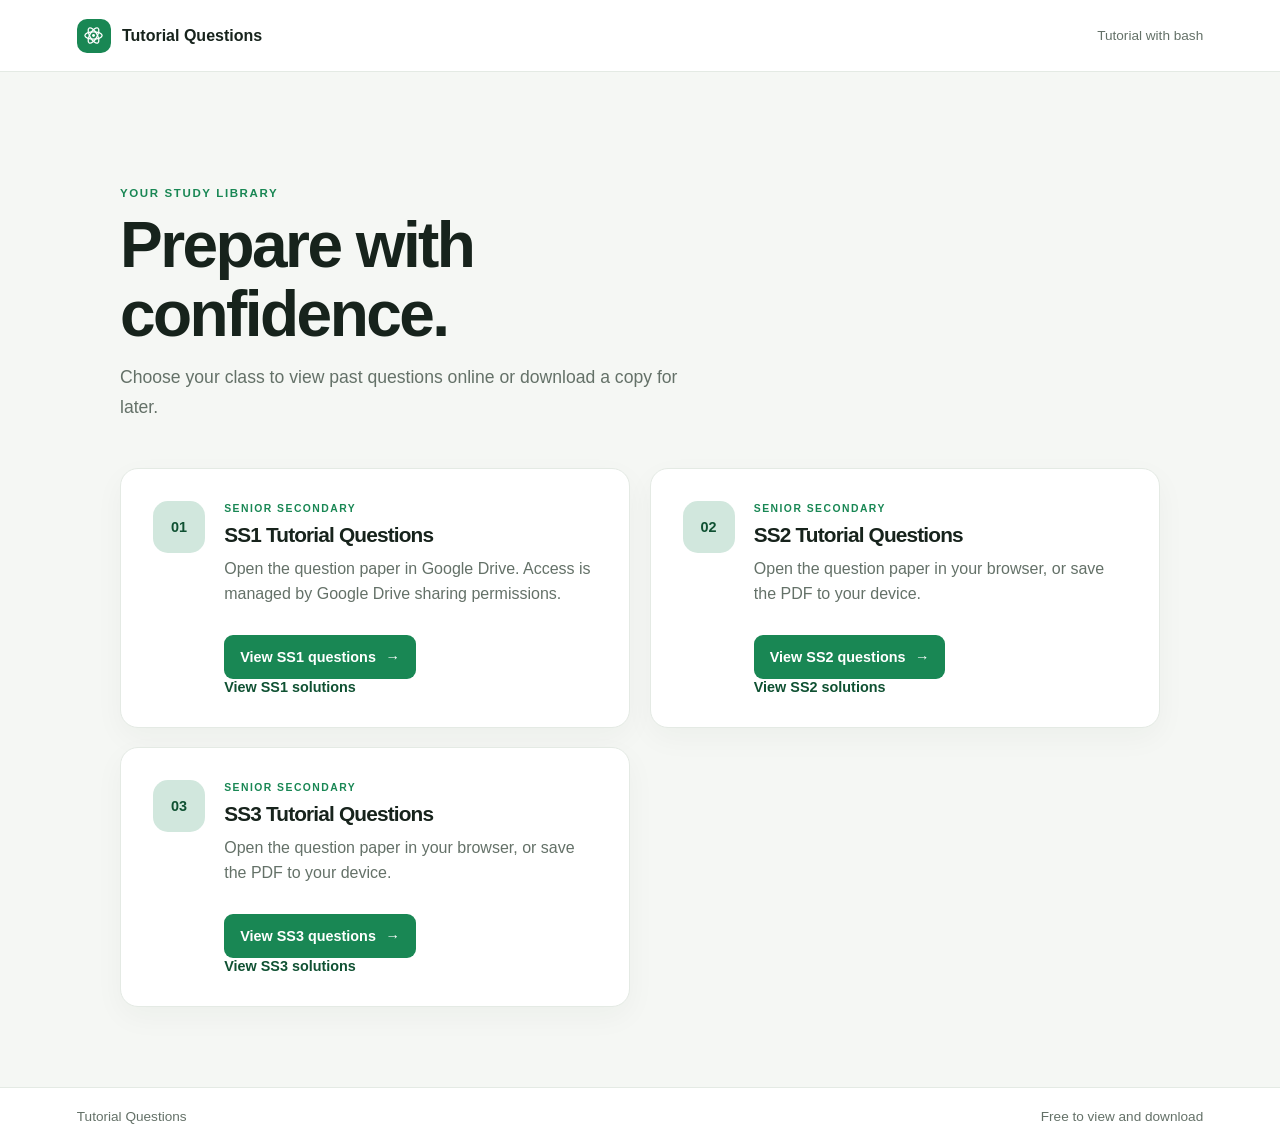
<file: index.html>
<!doctype html>
<html lang="en">
  <head>
    <meta charset="UTF-8" />
    <meta name="viewport" content="width=device-width, initial-scale=1" />
    <meta
      name="description"
      content="View and download SS2 and SS3 past questions."
    />
    <meta name="theme-color" content="#f5f7f4" />
    <title>Tutorial Questions — SS2 &amp; SS3</title>
    <link rel="stylesheet" href="assets/site.css" />
  </head>
  <body>
    <header class="site-header">
      <a class="brand" href="./" aria-label="Tutorial Questions home">
        <span class="brand-mark" aria-hidden="true">
          <svg viewBox="0 0 24 24" focusable="false">
            <ellipse cx="12" cy="12" rx="9" ry="3.8"></ellipse>
            <ellipse
              cx="12"
              cy="12"
              rx="9"
              ry="3.8"
              transform="rotate(60 12 12)"
            ></ellipse>
            <ellipse
              cx="12"
              cy="12"
              rx="9"
              ry="3.8"
              transform="rotate(120 12 12)"
            ></ellipse>
            <circle class="atom-core" cx="12" cy="12" r="1.5"></circle>
          </svg>
        </span>
        <span>Tutorial Questions</span>
      </a>
      <span class="header-note">Tutorial with bash</span>
    </header>

    <main class="home-main">
      <section class="intro">
        <p class="eyebrow">YOUR STUDY LIBRARY</p>
        <h1>Prepare with confidence.</h1>
        <p class="intro-copy">
          Choose your class to view past questions online or download a copy for
          later.
        </p>
      </section>

      <section class="class-grid" aria-label="Available question papers">
        <article class="class-card">
          <div class="card-icon" aria-hidden="true">01</div>
          <div class="card-content">
            <p class="eyebrow">SENIOR SECONDARY</p>
            <h2>SS1 Tutorial Questions</h2>
            <p>
              Open the question paper in Google Drive. Access is managed by
              Google Drive sharing permissions.
            </p>
            <a class="button" href="ss1/"
              >View SS1 questions <span aria-hidden="true">→</span></a
            >
            <a class="text-link" href="ss1/solution/">View SS1 solutions</a>
          </div>
        </article>
        <article class="class-card">
          <div class="card-icon" aria-hidden="true">02</div>
          <div class="card-content">
            <p class="eyebrow">SENIOR SECONDARY</p>
            <h2>SS2 Tutorial Questions</h2>
            <p>
              Open the question paper in your browser, or save the PDF to your
              device.
            </p>
            <a class="button" href="ss2/"
              >View SS2 questions <span aria-hidden="true">→</span></a
            >
            <a class="text-link" href="ss2/solution/">View SS2 solutions</a>
          </div>
        </article>
        <article class="class-card">
          <div class="card-icon" aria-hidden="true">03</div>
          <div class="card-content">
            <p class="eyebrow">SENIOR SECONDARY</p>
            <h2>SS3 Tutorial Questions</h2>
            <p>
              Open the question paper in your browser, or save the PDF to your
              device.
            </p>
            <a class="button" href="ss3/"
              >View SS3 questions <span aria-hidden="true">→</span></a
            >
            <a class="text-link" href="ss3/solutions/">View SS3 solutions</a>
          </div>
        </article>
      </section>
    </main>

    <footer class="site-footer">
      <span>Tutorial Questions</span>
      <span>Free to view and download</span>
    </footer>
  </body>
</html>
</file>
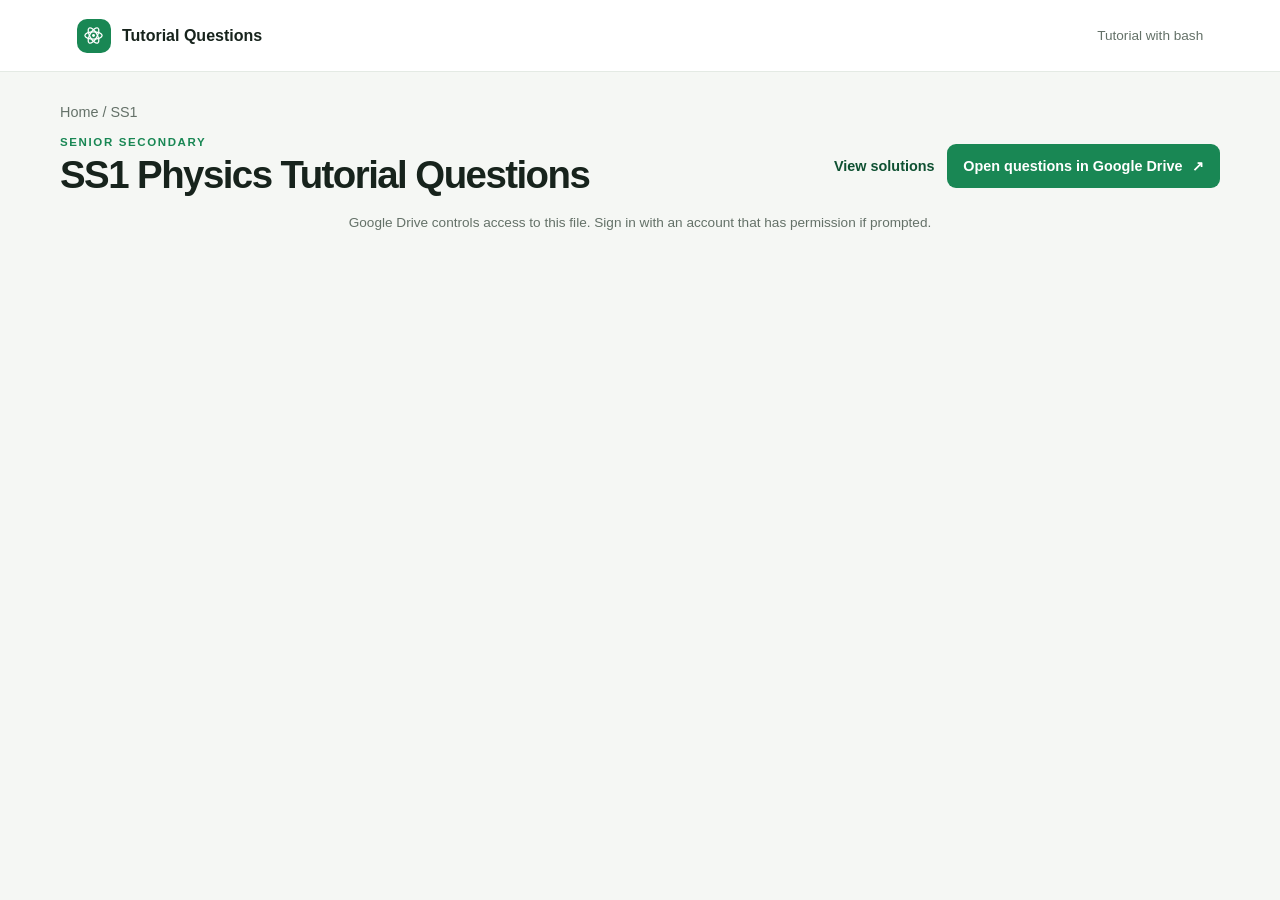
<file: ss1/index.html>
<!doctype html>
<html lang="en">
  <head>
    <meta charset="UTF-8" />
    <meta name="viewport" content="width=device-width, initial-scale=1" />
    <meta
      name="description"
      content="Open the SS1 Physics tutorial questions in Google Drive."
    />
    <meta name="theme-color" content="#f5f7f4" />
    <title>SS1 Tutorial Questions</title>
    <link rel="stylesheet" href="../assets/site.css" />
  </head>
  <body>
    <header class="site-header">
      <a class="brand" href="../" aria-label="Tutorial Questions home">
        <span class="brand-mark" aria-hidden="true">
          <svg viewBox="0 0 24 24" focusable="false">
            <ellipse cx="12" cy="12" rx="9" ry="3.8"></ellipse>
            <ellipse
              cx="12"
              cy="12"
              rx="9"
              ry="3.8"
              transform="rotate(60 12 12)"
            ></ellipse>
            <ellipse
              cx="12"
              cy="12"
              rx="9"
              ry="3.8"
              transform="rotate(120 12 12)"
            ></ellipse>
            <circle class="atom-core" cx="12" cy="12" r="1.5"></circle>
          </svg>
        </span>
        <span>Tutorial Questions</span>
      </a>
      <span class="header-note">Tutorial with bash</span>
    </header>

    <main class="viewer-main">
      <nav class="breadcrumbs" aria-label="Breadcrumb">
        <a href="../">Home</a> / SS1
      </nav>
      <section class="viewer-heading">
        <div>
          <p class="eyebrow">SENIOR SECONDARY</p>
          <h1>SS1 Physics Tutorial Questions</h1>
        </div>
        <div class="viewer-actions">
          <a class="text-link" href="solution/">View solutions</a>
          <a
            class="button"
            href="https://drive.google.com/file/d/1s5Wm_xxiVkL1sLrbT5DlDuoKB2uK2VJL/view?usp=sharing"
            target="_blank"
            rel="noopener noreferrer"
            >Open questions in Google Drive <span aria-hidden="true">↗</span></a
          >
        </div>
      </section>
      <p class="viewer-help">
        Google Drive controls access to this file. Sign in with an account that
        has permission if prompted.
      </p>
    </main>
  </body>
</html>
</file>
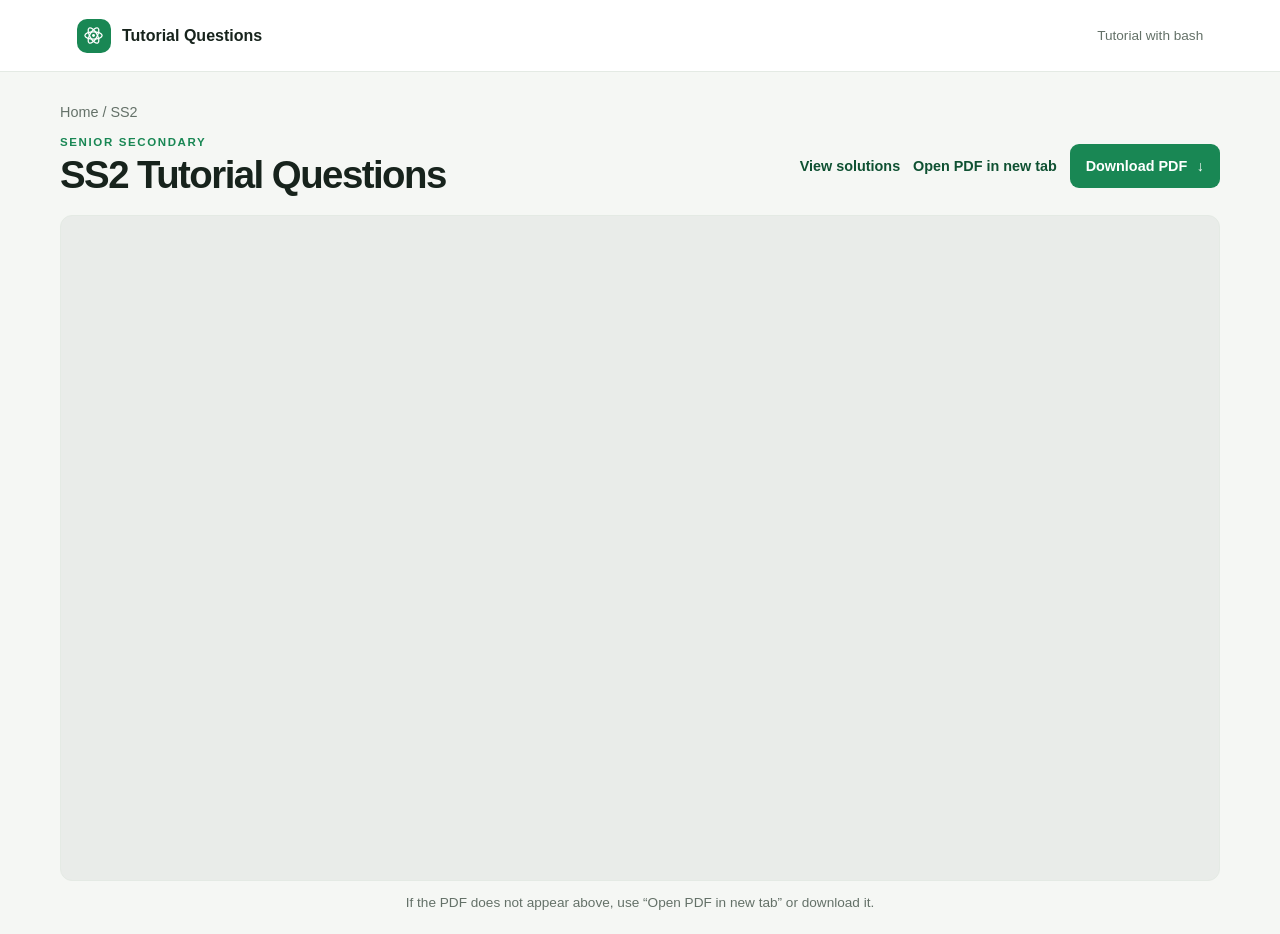
<file: ss2/index.html>
<!doctype html>
<html lang="en">
  <head>
    <meta charset="UTF-8" />
    <meta name="viewport" content="width=device-width, initial-scale=1" />
    <meta
      name="description"
      content="View or download the SS2 past questions PDF."
    />
    <meta name="theme-color" content="#f5f7f4" />
    <title>SS2 Tutorial Questions</title>
    <link rel="stylesheet" href="../assets/site.css" />
  </head>
  <body>
    <header class="site-header">
      <a class="brand" href="../" aria-label="Tutorial Questions home">
        <span class="brand-mark" aria-hidden="true">
          <svg viewBox="0 0 24 24" focusable="false">
            <ellipse cx="12" cy="12" rx="9" ry="3.8"></ellipse>
            <ellipse
              cx="12"
              cy="12"
              rx="9"
              ry="3.8"
              transform="rotate(60 12 12)"
            ></ellipse>
            <ellipse
              cx="12"
              cy="12"
              rx="9"
              ry="3.8"
              transform="rotate(120 12 12)"
            ></ellipse>
            <circle class="atom-core" cx="12" cy="12" r="1.5"></circle>
          </svg>
        </span>
        <span>Tutorial Questions</span>
      </a>
      <span class="header-note">Tutorial with bash</span>
    </header>

    <main class="viewer-main">
      <nav class="breadcrumbs" aria-label="Breadcrumb">
        <a href="../">Home</a> / SS2
      </nav>
      <section class="viewer-heading">
        <div>
          <p class="eyebrow">SENIOR SECONDARY</p>
          <h1>SS2 Tutorial Questions</h1>
        </div>
        <div class="viewer-actions">
          <a class="text-link" href="solution/">View solutions</a>
          <a
            class="text-link"
            href="../pdf/ss2.pdf"
            target="_blank"
            rel="noopener"
            >Open PDF in new tab</a
          >
          <a class="button" href="../pdf/ss2.pdf" download
            >Download PDF <span aria-hidden="true">↓</span></a
          >
        </div>
      </section>
      <iframe
        class="pdf-frame"
        src="../pdf/ss2.pdf"
        title="SS2 past questions PDF"
      ></iframe>
      <p class="viewer-help">
        If the PDF does not appear above, use “Open PDF in new tab” or download
        it.
      </p>
    </main>
  </body>
</html>
</file>
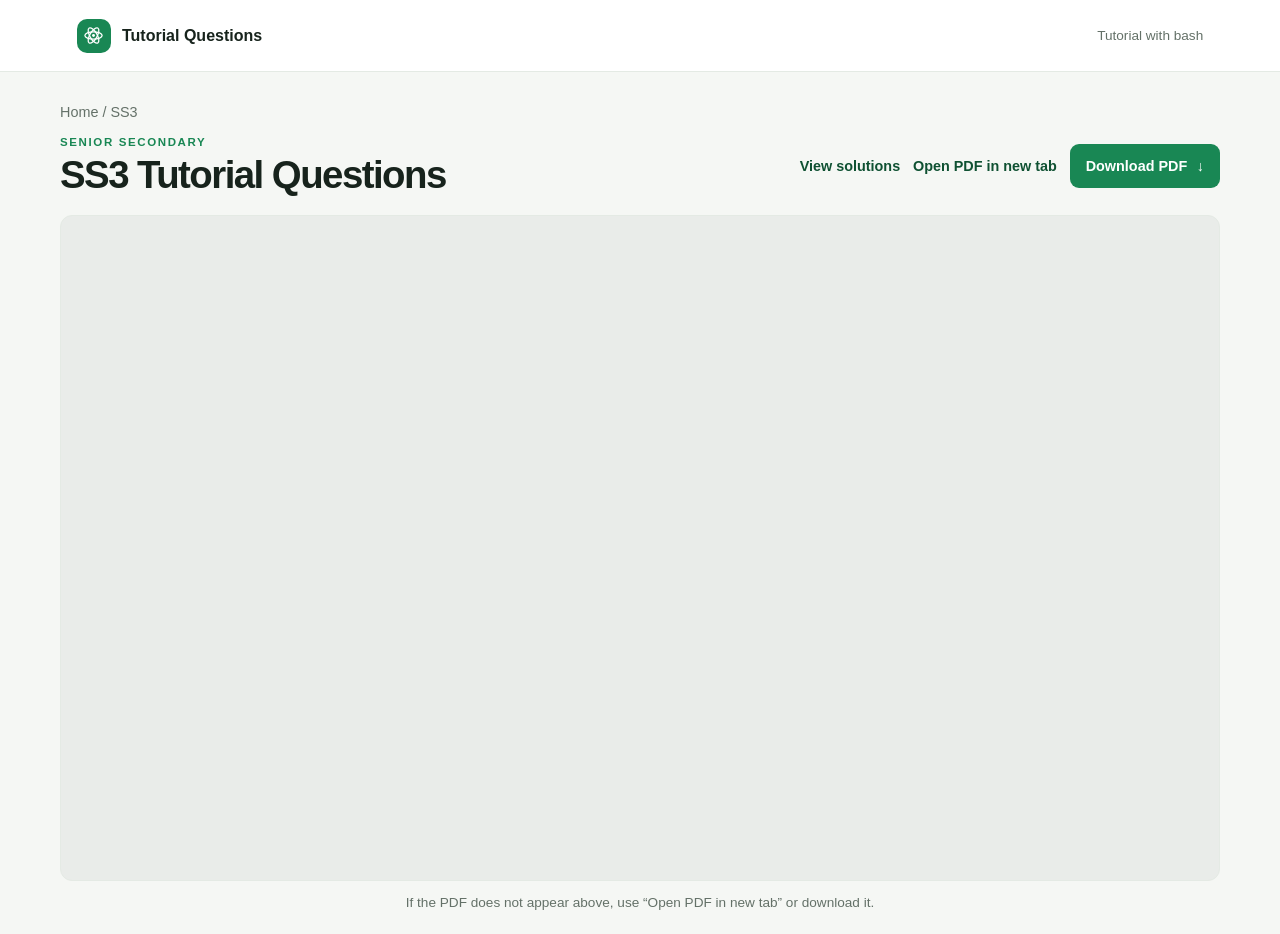
<file: ss3/index.html>
<!doctype html>
<html lang="en">
  <head>
    <meta charset="UTF-8" />
    <meta name="viewport" content="width=device-width, initial-scale=1" />
    <meta
      name="description"
      content="View or download the SS3 past questions PDF."
    />
    <meta name="theme-color" content="#f5f7f4" />
    <title>SS3 Tutorial Questions</title>
    <link rel="stylesheet" href="../assets/site.css" />
  </head>
  <body>
    <header class="site-header">
      <a class="brand" href="../" aria-label="Tutorial Questions home">
        <span class="brand-mark" aria-hidden="true">
          <svg viewBox="0 0 24 24" focusable="false">
            <ellipse cx="12" cy="12" rx="9" ry="3.8"></ellipse>
            <ellipse
              cx="12"
              cy="12"
              rx="9"
              ry="3.8"
              transform="rotate(60 12 12)"
            ></ellipse>
            <ellipse
              cx="12"
              cy="12"
              rx="9"
              ry="3.8"
              transform="rotate(120 12 12)"
            ></ellipse>
            <circle class="atom-core" cx="12" cy="12" r="1.5"></circle>
          </svg>
        </span>
        <span>Tutorial Questions</span>
      </a>
      <span class="header-note">Tutorial with bash</span>
    </header>

    <main class="viewer-main">
      <nav class="breadcrumbs" aria-label="Breadcrumb">
        <a href="../">Home</a> / SS3
      </nav>
      <section class="viewer-heading">
        <div>
          <p class="eyebrow">SENIOR SECONDARY</p>
          <h1>SS3 Tutorial Questions</h1>
        </div>
        <div class="viewer-actions">
          <a class="text-link" href="solutions/">View solutions</a>
          <a
            class="text-link"
            href="../pdf/ss3.pdf"
            target="_blank"
            rel="noopener"
            >Open PDF in new tab</a
          >
          <a class="button" href="../pdf/ss3.pdf" download
            >Download PDF <span aria-hidden="true">↓</span></a
          >
        </div>
      </section>
      <iframe
        class="pdf-frame"
        src="../pdf/ss3.pdf"
        title="SS3 past questions PDF"
      ></iframe>
      <p class="viewer-help">
        If the PDF does not appear above, use “Open PDF in new tab” or download
        it.
      </p>
    </main>
  </body>
</html>
</file>
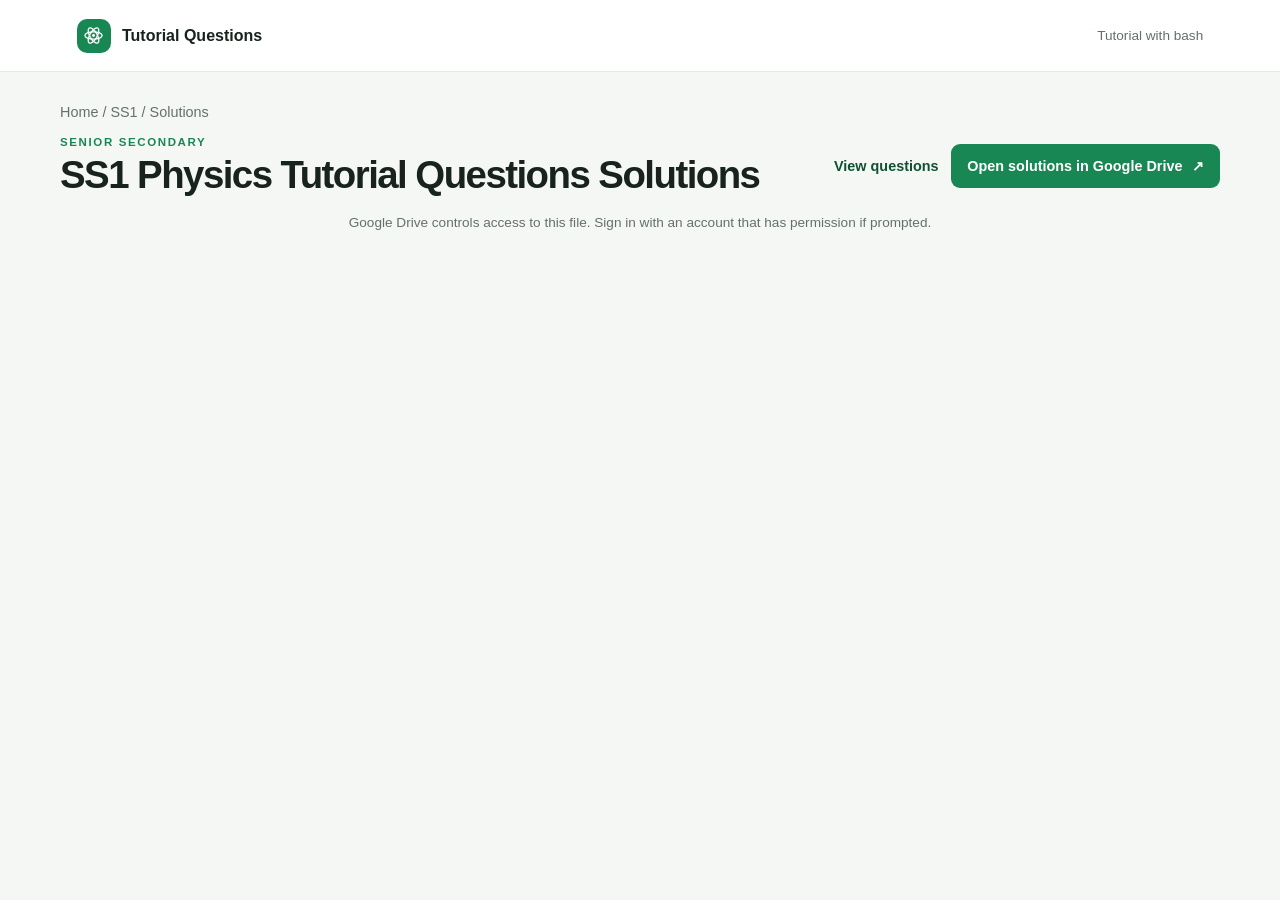
<file: ss1/solution/index.html>
<!doctype html>
<html lang="en">
  <head>
    <meta charset="UTF-8" />
    <meta name="viewport" content="width=device-width, initial-scale=1" />
    <meta
      name="description"
      content="Open the SS1 Physics tutorial question solutions in Google Drive."
    />
    <meta name="theme-color" content="#f5f7f4" />
    <title>SS1 Physics Tutorial Questions Solutions</title>
    <link rel="stylesheet" href="../../assets/site.css" />
  </head>
  <body>
    <header class="site-header">
      <a class="brand" href="../../" aria-label="Tutorial Questions home">
        <span class="brand-mark" aria-hidden="true">
          <svg viewBox="0 0 24 24" focusable="false">
            <ellipse cx="12" cy="12" rx="9" ry="3.8"></ellipse>
            <ellipse
              cx="12"
              cy="12"
              rx="9"
              ry="3.8"
              transform="rotate(60 12 12)"
            ></ellipse>
            <ellipse
              cx="12"
              cy="12"
              rx="9"
              ry="3.8"
              transform="rotate(120 12 12)"
            ></ellipse>
            <circle class="atom-core" cx="12" cy="12" r="1.5"></circle>
          </svg>
        </span>
        <span>Tutorial Questions</span>
      </a>
      <span class="header-note">Tutorial with bash</span>
    </header>

    <main class="viewer-main">
      <nav class="breadcrumbs" aria-label="Breadcrumb">
        <a href="../../">Home</a> /
        <a href="../">SS1</a> / Solutions
      </nav>
      <section class="viewer-heading">
        <div>
          <p class="eyebrow">SENIOR SECONDARY</p>
          <h1>SS1 Physics Tutorial Questions Solutions</h1>
        </div>
        <div class="viewer-actions">
          <a class="text-link" href="../">View questions</a>
          <a
            class="button"
            href="https://drive.google.com/file/d/1A65UlzRdObdhy7m_f4DIfyZ4f9NcSjpQ/view?usp=sharing"
            target="_blank"
            rel="noopener noreferrer"
            >Open solutions in Google Drive
            <span aria-hidden="true">↗</span></a
          >
        </div>
      </section>
      <p class="viewer-help">
        Google Drive controls access to this file. Sign in with an account that
        has permission if prompted.
      </p>
    </main>
  </body>
</html>
</file>
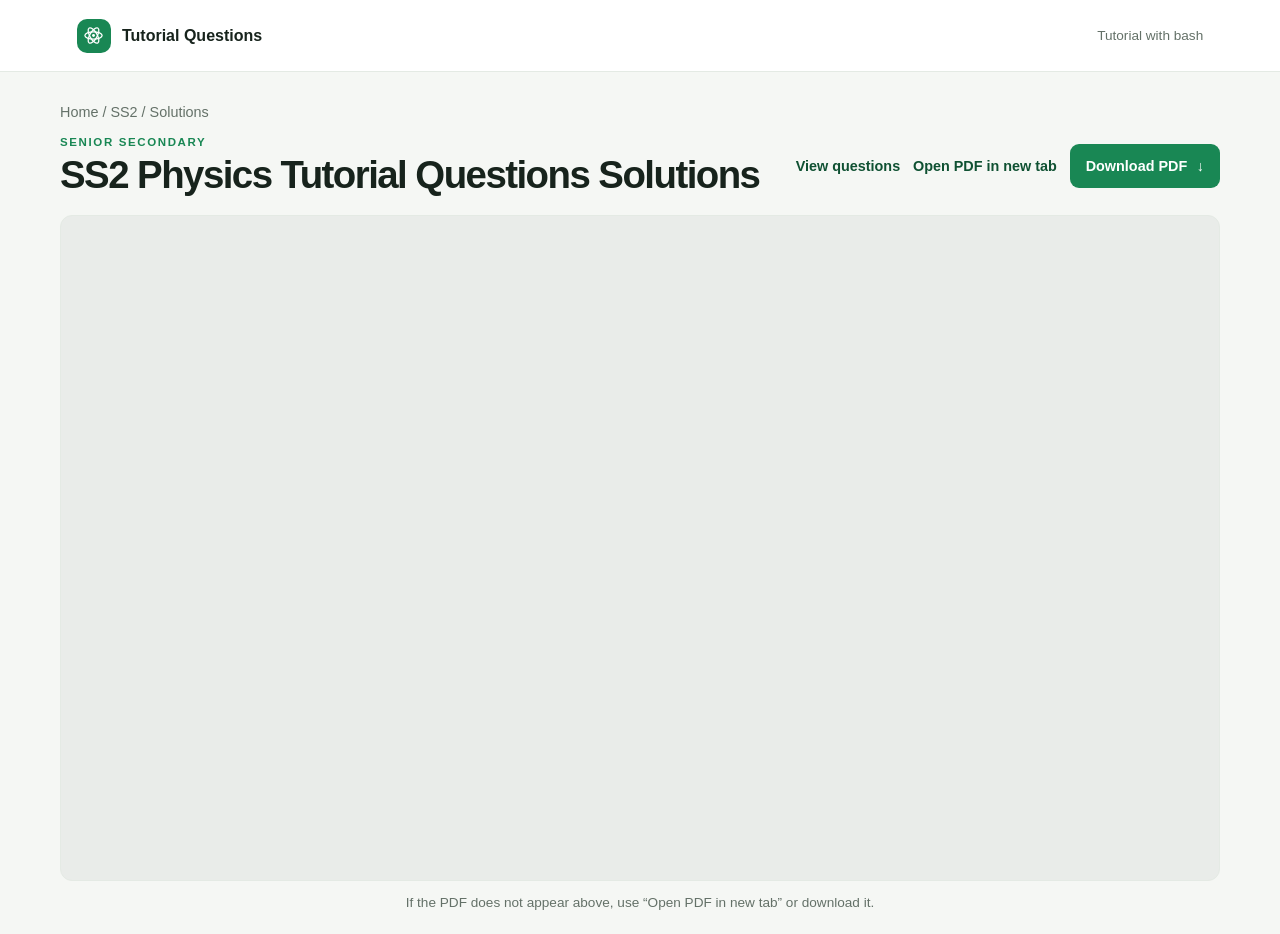
<file: ss2/solution/index.html>
<!doctype html>
<html lang="en">
  <head>
    <meta charset="UTF-8" />
    <meta name="viewport" content="width=device-width, initial-scale=1" />
    <meta
      name="description"
      content="View or download the SS2 Physics tutorial question solutions."
    />
    <meta name="theme-color" content="#f5f7f4" />
    <title>SS2 Physics Tutorial Questions Solutions</title>
    <link rel="stylesheet" href="../../assets/site.css" />
  </head>
  <body>
    <header class="site-header">
      <a class="brand" href="../../" aria-label="Tutorial Questions home">
        <span class="brand-mark" aria-hidden="true">
          <svg viewBox="0 0 24 24" focusable="false">
            <ellipse cx="12" cy="12" rx="9" ry="3.8"></ellipse>
            <ellipse
              cx="12"
              cy="12"
              rx="9"
              ry="3.8"
              transform="rotate(60 12 12)"
            ></ellipse>
            <ellipse
              cx="12"
              cy="12"
              rx="9"
              ry="3.8"
              transform="rotate(120 12 12)"
            ></ellipse>
            <circle class="atom-core" cx="12" cy="12" r="1.5"></circle>
          </svg>
        </span>
        <span>Tutorial Questions</span>
      </a>
      <span class="header-note">Tutorial with bash</span>
    </header>

    <main class="viewer-main">
      <nav class="breadcrumbs" aria-label="Breadcrumb">
        <a href="../../">Home</a> /
        <a href="../">SS2</a> / Solutions
      </nav>
      <section class="viewer-heading">
        <div>
          <p class="eyebrow">SENIOR SECONDARY</p>
          <h1>SS2 Physics Tutorial Questions Solutions</h1>
        </div>
        <div class="viewer-actions">
          <a class="text-link" href="../">View questions</a>
          <a
            class="text-link"
            href="../../pdf/SS2%20Physics%20Tutorial%20Questions%20Solutions.pdf"
            target="_blank"
            rel="noopener"
            >Open PDF in new tab</a
          >
          <a
            class="button"
            href="../../pdf/SS2%20Physics%20Tutorial%20Questions%20Solutions.pdf"
            download
            >Download PDF <span aria-hidden="true">↓</span></a
          >
        </div>
      </section>
      <iframe
        class="pdf-frame"
        src="../../pdf/SS2%20Physics%20Tutorial%20Questions%20Solutions.pdf"
        title="SS2 Physics tutorial question solutions PDF"
      ></iframe>
      <p class="viewer-help">
        If the PDF does not appear above, use “Open PDF in new tab” or download
        it.
      </p>
    </main>
  </body>
</html>
</file>
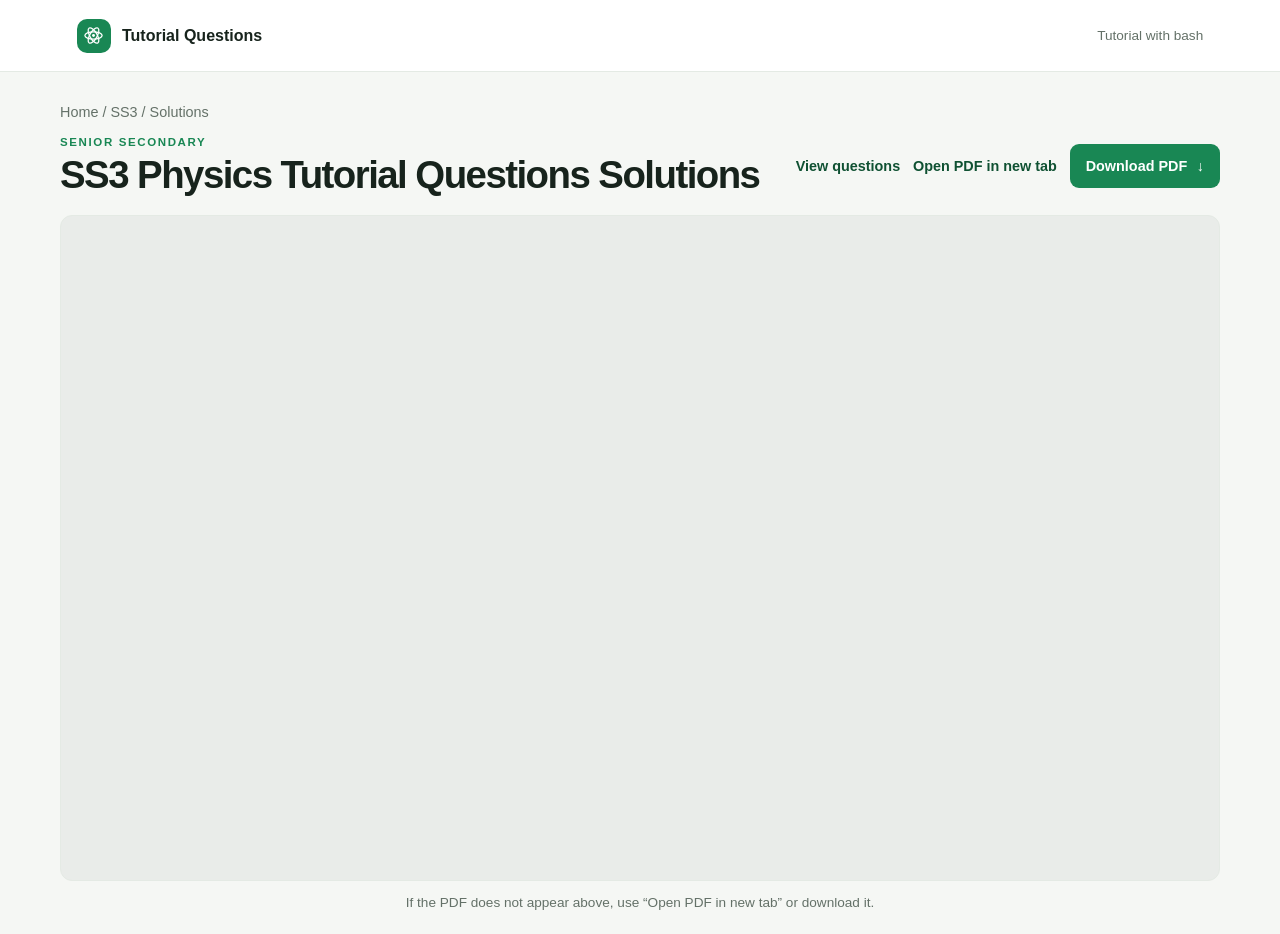
<file: ss3/solutions/index.html>
<!doctype html>
<html lang="en">
  <head>
    <meta charset="UTF-8" />
    <meta name="viewport" content="width=device-width, initial-scale=1" />
    <meta
      name="description"
      content="View or download the SS3 Physics tutorial question solutions."
    />
    <meta name="theme-color" content="#f5f7f4" />
    <title>SS3 Physics Tutorial Questions Solutions</title>
    <link rel="stylesheet" href="../../assets/site.css" />
  </head>
  <body>
    <header class="site-header">
      <a class="brand" href="../../" aria-label="Tutorial Questions home">
        <span class="brand-mark" aria-hidden="true">
          <svg viewBox="0 0 24 24" focusable="false">
            <ellipse cx="12" cy="12" rx="9" ry="3.8"></ellipse>
            <ellipse
              cx="12"
              cy="12"
              rx="9"
              ry="3.8"
              transform="rotate(60 12 12)"
            ></ellipse>
            <ellipse
              cx="12"
              cy="12"
              rx="9"
              ry="3.8"
              transform="rotate(120 12 12)"
            ></ellipse>
            <circle class="atom-core" cx="12" cy="12" r="1.5"></circle>
          </svg>
        </span>
        <span>Tutorial Questions</span>
      </a>
      <span class="header-note">Tutorial with bash</span>
    </header>

    <main class="viewer-main">
      <nav class="breadcrumbs" aria-label="Breadcrumb">
        <a href="../../">Home</a> /
        <a href="../">SS3</a> / Solutions
      </nav>
      <section class="viewer-heading">
        <div>
          <p class="eyebrow">SENIOR SECONDARY</p>
          <h1>SS3 Physics Tutorial Questions Solutions</h1>
        </div>
        <div class="viewer-actions">
          <a class="text-link" href="../">View questions</a>
          <a
            class="text-link"
            href="../../pdf/SS3%20Physics%20Tutorial%20Questions%20Solutions.pdf"
            target="_blank"
            rel="noopener"
            >Open PDF in new tab</a
          >
          <a
            class="button"
            href="../../pdf/SS3%20Physics%20Tutorial%20Questions%20Solutions.pdf"
            download
            >Download PDF <span aria-hidden="true">↓</span></a
          >
        </div>
      </section>
      <iframe
        class="pdf-frame"
        src="../../pdf/SS3%20Physics%20Tutorial%20Questions%20Solutions.pdf"
        title="SS3 Physics tutorial question solutions PDF"
      ></iframe>
      <p class="viewer-help">
        If the PDF does not appear above, use “Open PDF in new tab” or download
        it.
      </p>
    </main>
  </body>
</html>
</file>
<file: assets/site.css>
:root {
  color-scheme: light;
  --ink: #17231c;
  --muted: #647168;
  --green: #198754;
  --green-100: #d1e7dd;
  --green-200: #a3cfbb;
  --green-300: #75b798;
  --green-400: #479f76;
  --green-500: #198754;
  --green-600: #146c43;
  --green-700: #0f5132;
  --green-800: #0a3622;
  --green-900: #051b11;
  --green-dark: var(--green-700);
  --paper: #fff;
  --background: #f5f7f4;
  --line: #e4eae4;
}

* {
  box-sizing: border-box;
}

body {
  min-width: 320px;
  min-height: 100vh;
  margin: 0;
  color: var(--ink);
  background: var(--background);
  font-family: "Helvetica Neue", Helvetica, Arial, sans-serif;
}

a {
  color: inherit;
}

.site-header {
  display: flex;
  min-height: 72px;
  align-items: center;
  justify-content: space-between;
  padding: 0 clamp(1.25rem, 6vw, 5.5rem);
  border-bottom: 1px solid var(--line);
  background: var(--paper);
}

.brand {
  display: inline-flex;
  align-items: center;
  gap: 0.7rem;
  font-family: inherit;
  font-size: 1rem;
  font-weight: 800;
  text-decoration: none;
}

.brand-mark {
  display: grid;
  width: 34px;
  height: 34px;
  place-items: center;
  border-radius: 10px;
  color: #fff;
  background: var(--green);
}

.brand-mark svg {
  width: 23px;
  height: 23px;
  overflow: visible;
  fill: none;
  stroke: currentColor;
  stroke-linecap: round;
  stroke-width: 1.35;
}

.brand-mark .atom-core {
  fill: currentColor;
  stroke: none;
}

.header-note,
.site-footer {
  color: var(--muted);
  font-size: 0.85rem;
}

.home-main {
  width: min(100% - 2.5rem, 1040px);
  margin: 0 auto;
  padding: clamp(4rem, 9vw, 7.5rem) 0 5rem;
}

.intro {
  max-width: 650px;
  margin-bottom: 2.8rem;
}

.eyebrow {
  margin: 0 0 0.75rem;
  color: var(--green);
  font-size: 0.72rem;
  font-weight: 700;
  letter-spacing: 0.14em;
}

h1,
h2,
p {
  margin-top: 0;
}

h1,
h2 {
  font-family: inherit;
  letter-spacing: -0.04em;
}

h1 {
  margin-bottom: 0.85rem;
  font-size: clamp(2.4rem, 6vw, 4rem);
  line-height: 1.08;
}

.intro-copy {
  max-width: 560px;
  margin-bottom: 0;
  color: var(--muted);
  font-size: 1.1rem;
  line-height: 1.7;
}

.class-grid {
  display: grid;
  grid-template-columns: repeat(2, minmax(0, 1fr));
  gap: 1.2rem;
}

.class-card {
  display: flex;
  gap: 1.2rem;
  min-height: 260px;
  padding: clamp(1.25rem, 3vw, 2rem);
  border: 1px solid var(--line);
  border-radius: 18px;
  background: var(--paper);
  box-shadow: 0 10px 30px rgb(26 52 35 / 4%);
}

.card-icon {
  display: grid;
  flex: 0 0 52px;
  width: 52px;
  height: 52px;
  place-items: center;
  border-radius: 15px;
  color: var(--green-dark);
  background: var(--green-100);
  font-family: inherit;
  font-size: 0.9rem;
  font-weight: 800;
}

.card-content {
  display: flex;
  flex-direction: column;
  align-items: flex-start;
}
.card-content .eyebrow {
  margin: 0.15rem 0 0.55rem;
  font-size: 0.65rem;
}
.card-content h2 {
  margin-bottom: 0.55rem;
  font-size: 1.3rem;
}
.card-content > p:not(.eyebrow) {
  margin-bottom: 1.25rem;
  color: var(--muted);
  line-height: 1.6;
}

.button {
  display: inline-flex;
  min-height: 44px;
  align-items: center;
  gap: 0.6rem;
  margin-top: auto;
  padding: 0.65rem 1rem;
  border-radius: 9px;
  color: #fff;
  background: var(--green);
  font-size: 0.9rem;
  font-weight: 700;
  text-decoration: none;
  transition:
    background 0.15s ease,
    transform 0.15s ease;
}

.button:hover {
  transform: translateY(-1px);
  background: var(--green-dark);
}
.button:focus-visible,
.brand:focus-visible,
.text-link:focus-visible {
  outline: 3px solid var(--green-300);
  outline-offset: 3px;
}

.site-footer {
  display: flex;
  justify-content: space-between;
  padding: 1.3rem clamp(1.25rem, 6vw, 5.5rem);
  border-top: 1px solid var(--line);
  background: var(--paper);
}

.viewer-main {
  width: min(100% - 2rem, 1160px);
  margin: 0 auto;
  padding: 2rem 0 1.5rem;
}
.breadcrumbs {
  margin-bottom: 1rem;
  color: var(--muted);
  font-size: 0.9rem;
}
.breadcrumbs a {
  text-decoration: none;
}
.breadcrumbs a:hover,
.text-link:hover {
  color: var(--green-dark);
  text-decoration: underline;
}

.viewer-heading {
  display: flex;
  align-items: center;
  justify-content: space-between;
  gap: 1rem;
  margin-bottom: 1.2rem;
}

.viewer-heading .eyebrow {
  margin-bottom: 0.4rem;
}
.viewer-heading h1 {
  margin-bottom: 0;
  font-size: clamp(1.7rem, 4vw, 2.4rem);
}
.viewer-actions {
  display: flex;
  flex-wrap: wrap;
  align-items: center;
  gap: 0.8rem;
}
.text-link {
  color: var(--green-dark);
  font-size: 0.9rem;
  font-weight: 600;
  text-decoration: none;
}
.pdf-frame {
  display: block;
  width: 100%;
  height: min(74vh, 900px);
  min-height: 440px;
  border: 1px solid var(--line);
  border-radius: 12px;
  background: #e9ece9;
}
.viewer-help {
  margin: 0.85rem 0 0;
  color: var(--muted);
  font-size: 0.85rem;
  text-align: center;
}

@media (max-width: 680px) {
  .header-note {
    display: none;
  }
  .home-main {
    padding-top: 3.5rem;
  }
  .class-grid {
    grid-template-columns: 1fr;
  }
  .class-card {
    min-height: 0;
  }
  .site-footer {
    gap: 0.75rem;
    flex-wrap: wrap;
  }
  .viewer-heading {
    align-items: flex-start;
    flex-direction: column;
  }
  .viewer-actions {
    width: 100%;
  }
  .pdf-frame {
    height: 68vh;
    min-height: 380px;
  }
}

@media (prefers-reduced-motion: reduce) {
  *,
  *::before,
  *::after {
    scroll-behavior: auto !important;
    transition-duration: 0.01ms !important;
  }
}
</file>
